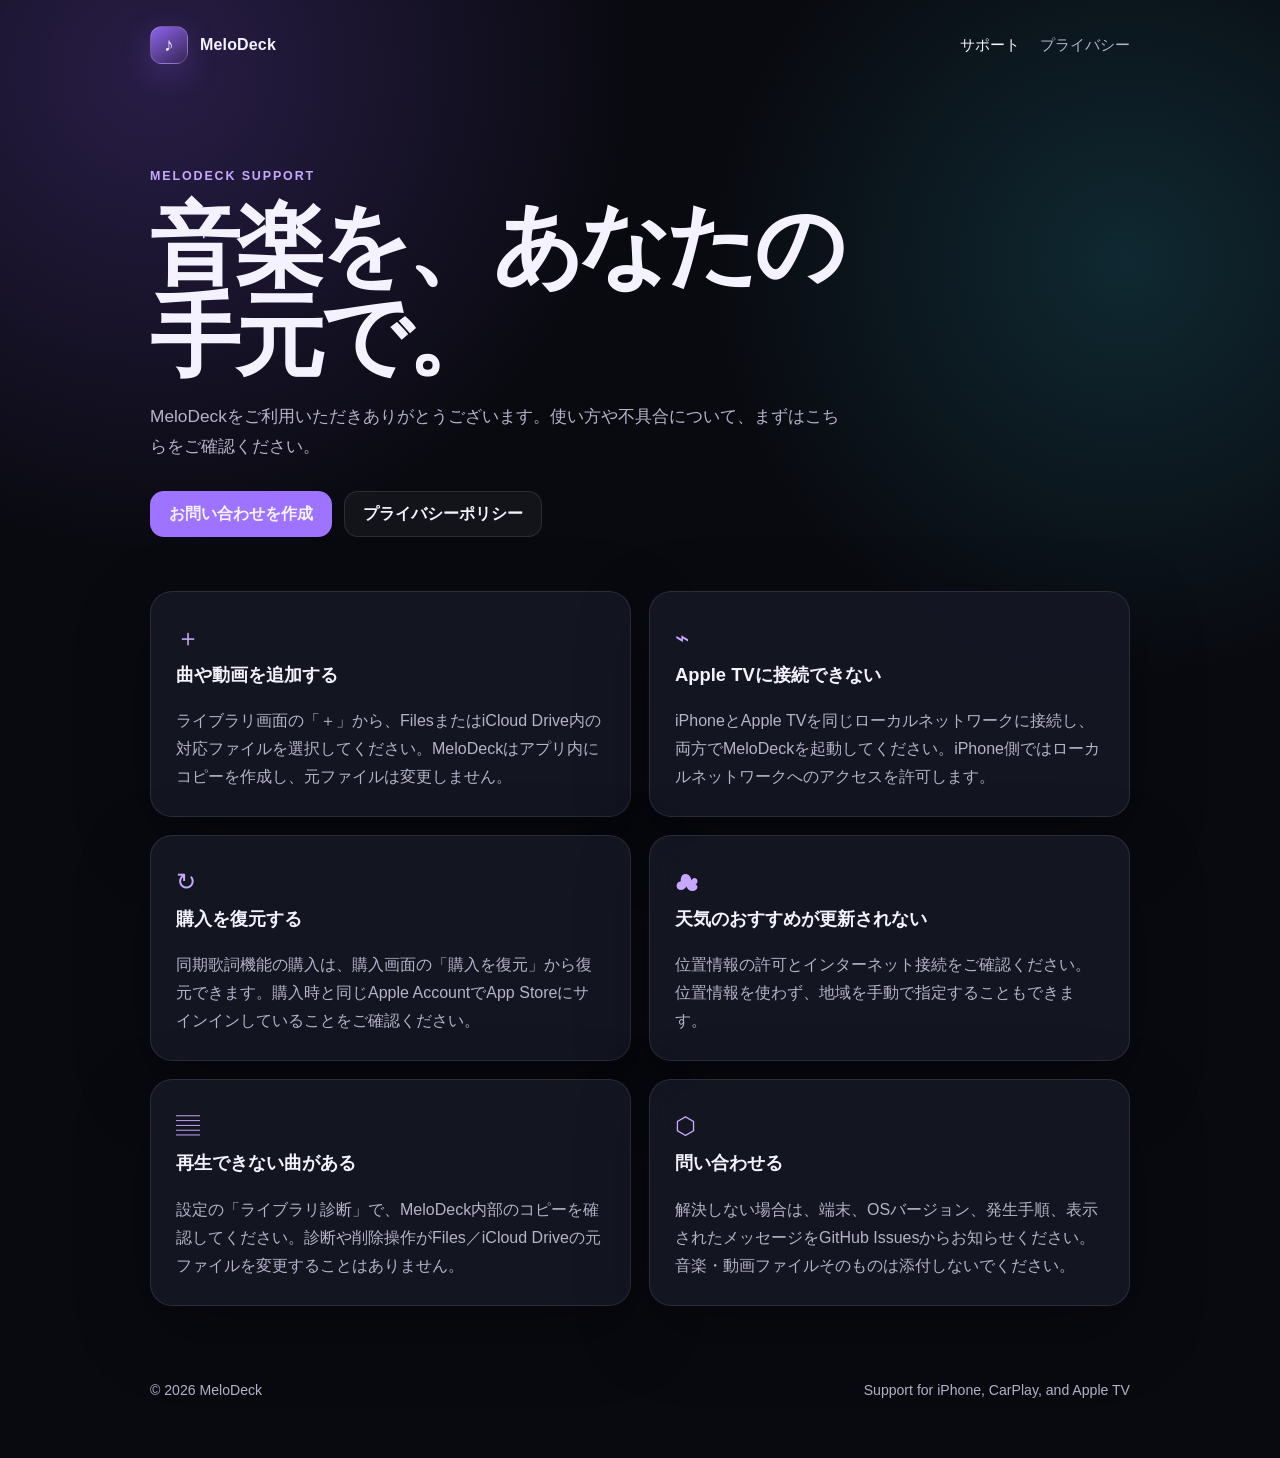
<file: index.html>
<!doctype html>
<html lang="ja">
<head>
  <meta charset="utf-8">
  <meta name="viewport" content="width=device-width, initial-scale=1">
  <meta name="description" content="MeloDeckのサポートページ。よくある質問、トラブルシューティング、お問い合わせ窓口をご案内します。">
  <title>MeloDeck Support</title>
  <link rel="stylesheet" href="styles.css">
</head>
<body>
  <div class="shell">
    <header>
      <a class="brand" href="index.html"><span class="brand-mark">♪</span> MeloDeck</a>
      <nav aria-label="メインナビゲーション">
        <a href="index.html" aria-current="page">サポート</a>
        <a href="privacy.html">プライバシー</a>
      </nav>
    </header>

    <main>
      <section class="hero">
        <div class="eyebrow">MeloDeck Support</div>
        <h1>音楽を、あなたの手元で。</h1>
        <p class="lead">MeloDeckをご利用いただきありがとうございます。使い方や不具合について、まずはこちらをご確認ください。</p>
        <div class="actions">
          <a class="button primary" href="https://github.com/yokanise7/melodeck-support/issues/new" rel="noopener">お問い合わせを作成</a>
          <a class="button" href="privacy.html">プライバシーポリシー</a>
        </div>
      </section>

      <section class="grid" aria-label="よくある質問">
        <article class="card">
          <div class="icon">＋</div>
          <h2>曲や動画を追加する</h2>
          <p>ライブラリ画面の「＋」から、FilesまたはiCloud Drive内の対応ファイルを選択してください。MeloDeckはアプリ内にコピーを作成し、元ファイルは変更しません。</p>
        </article>
        <article class="card">
          <div class="icon">⌁</div>
          <h2>Apple TVに接続できない</h2>
          <p>iPhoneとApple TVを同じローカルネットワークに接続し、両方でMeloDeckを起動してください。iPhone側ではローカルネットワークへのアクセスを許可します。</p>
        </article>
        <article class="card">
          <div class="icon">↻</div>
          <h2>購入を復元する</h2>
          <p>同期歌詞機能の購入は、購入画面の「購入を復元」から復元できます。購入時と同じApple AccountでApp Storeにサインインしていることをご確認ください。</p>
        </article>
        <article class="card">
          <div class="icon">☁︎</div>
          <h2>天気のおすすめが更新されない</h2>
          <p>位置情報の許可とインターネット接続をご確認ください。位置情報を使わず、地域を手動で指定することもできます。</p>
        </article>
        <article class="card">
          <div class="icon">▤</div>
          <h2>再生できない曲がある</h2>
          <p>設定の「ライブラリ診断」で、MeloDeck内部のコピーを確認してください。診断や削除操作がFiles／iCloud Driveの元ファイルを変更することはありません。</p>
        </article>
        <article class="card">
          <div class="icon">⬡</div>
          <h2>問い合わせる</h2>
          <p>解決しない場合は、端末、OSバージョン、発生手順、表示されたメッセージをGitHub Issuesからお知らせください。音楽・動画ファイルそのものは添付しないでください。</p>
        </article>
      </section>
    </main>

    <footer>
      <span>© 2026 MeloDeck</span>
      <span>Support for iPhone, CarPlay, and Apple TV</span>
    </footer>
  </div>
</body>
</html>
</file>
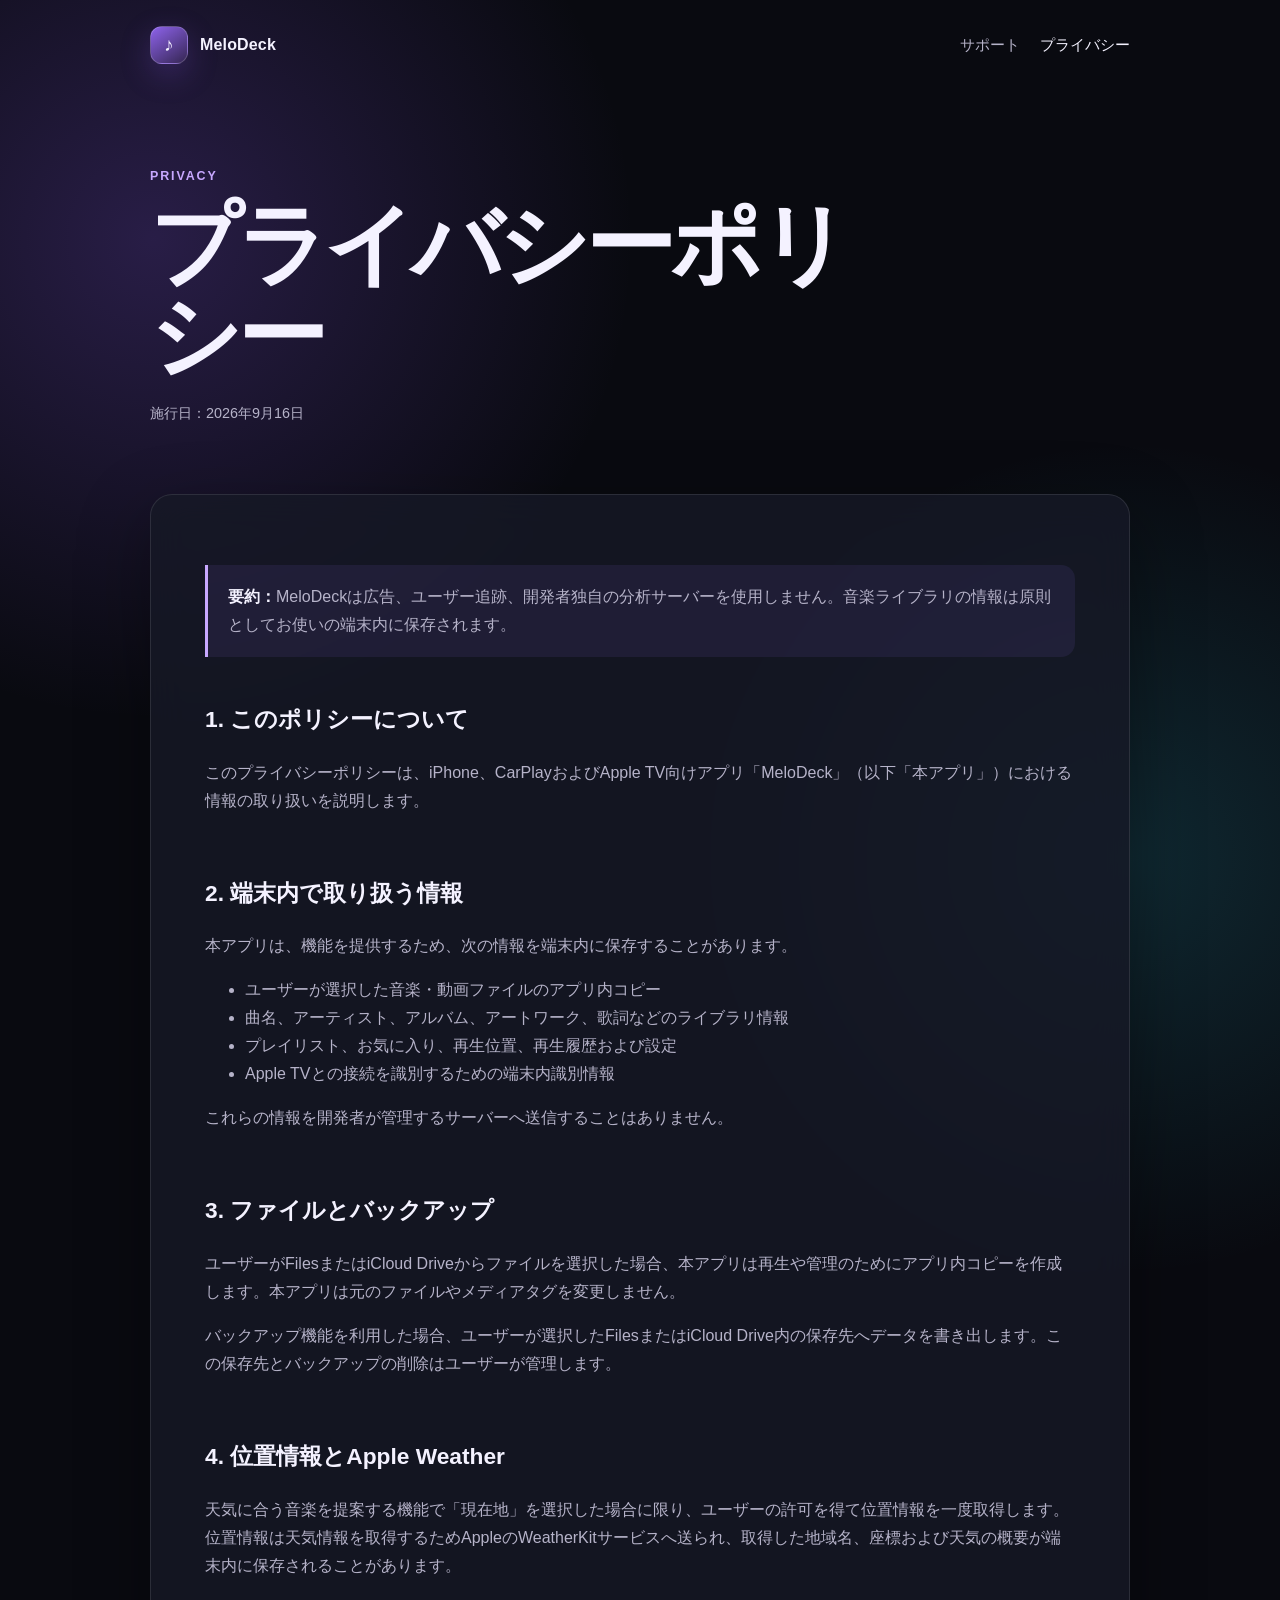
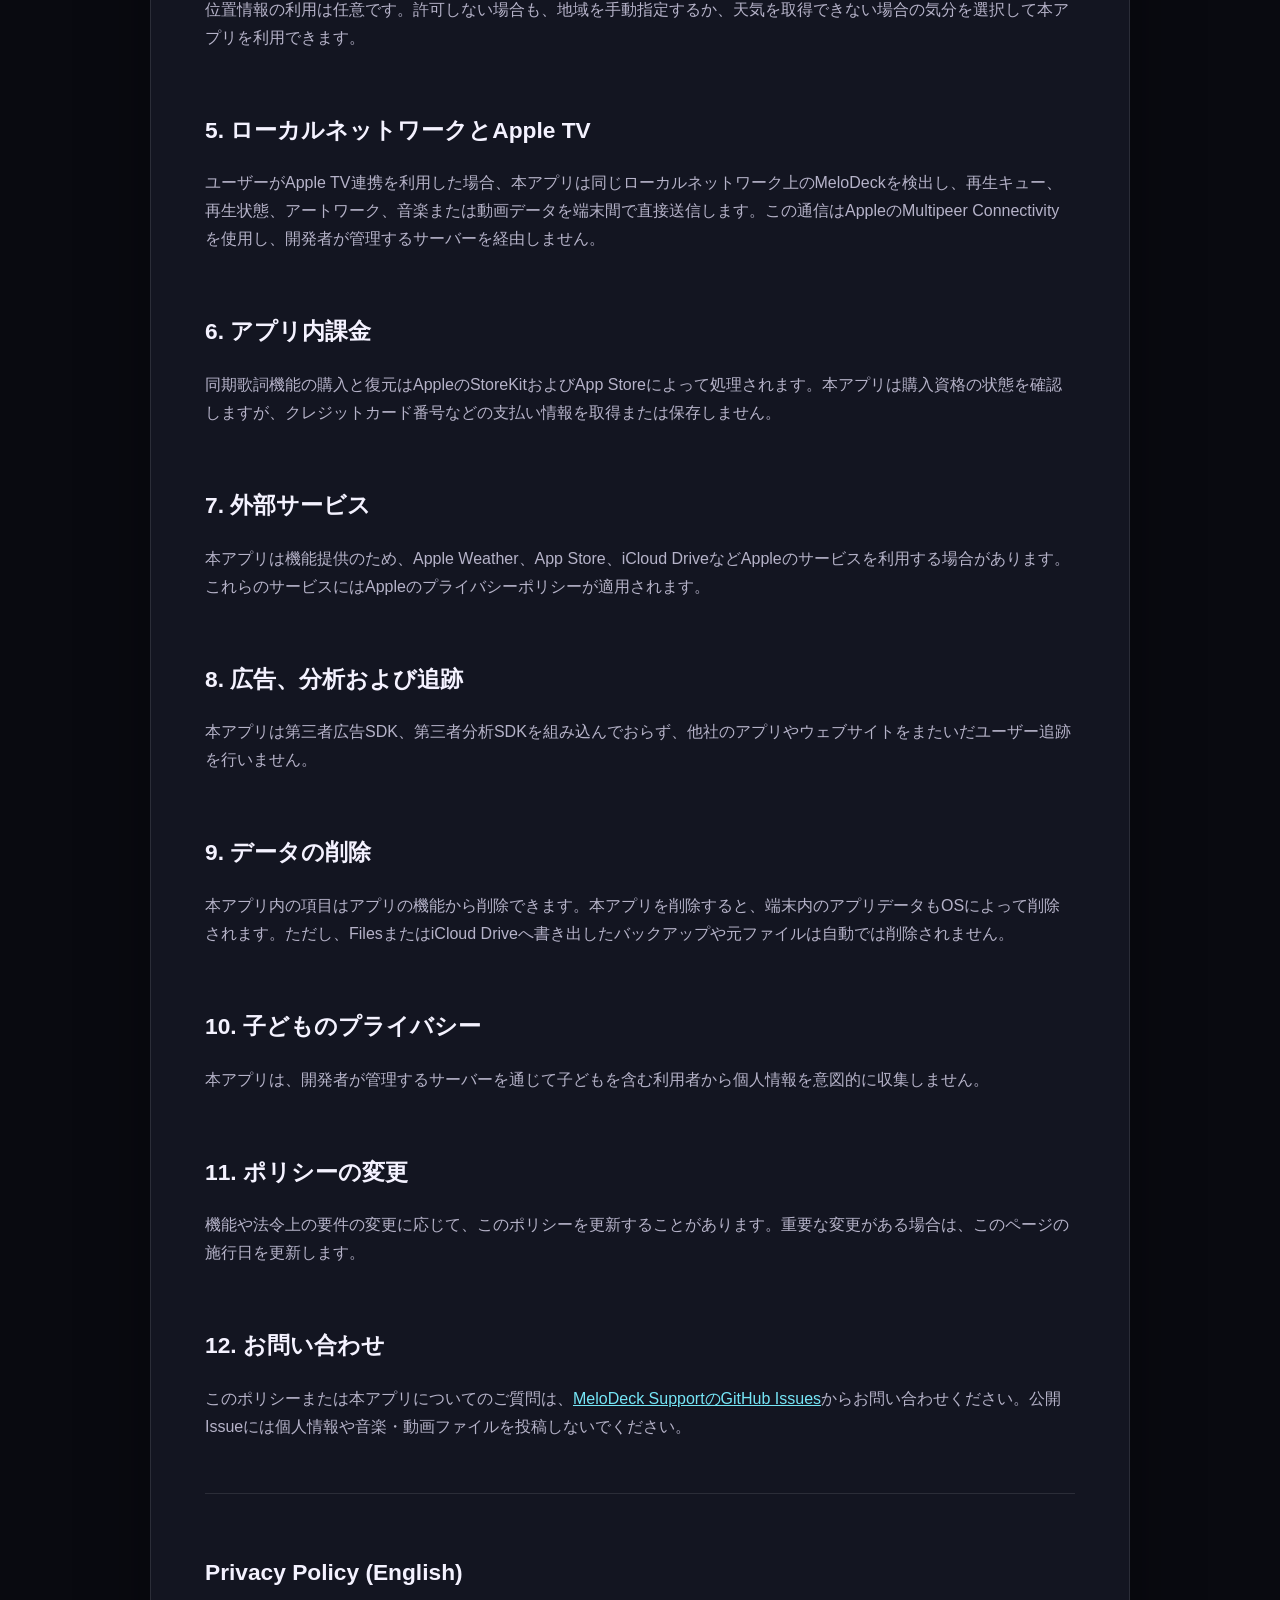
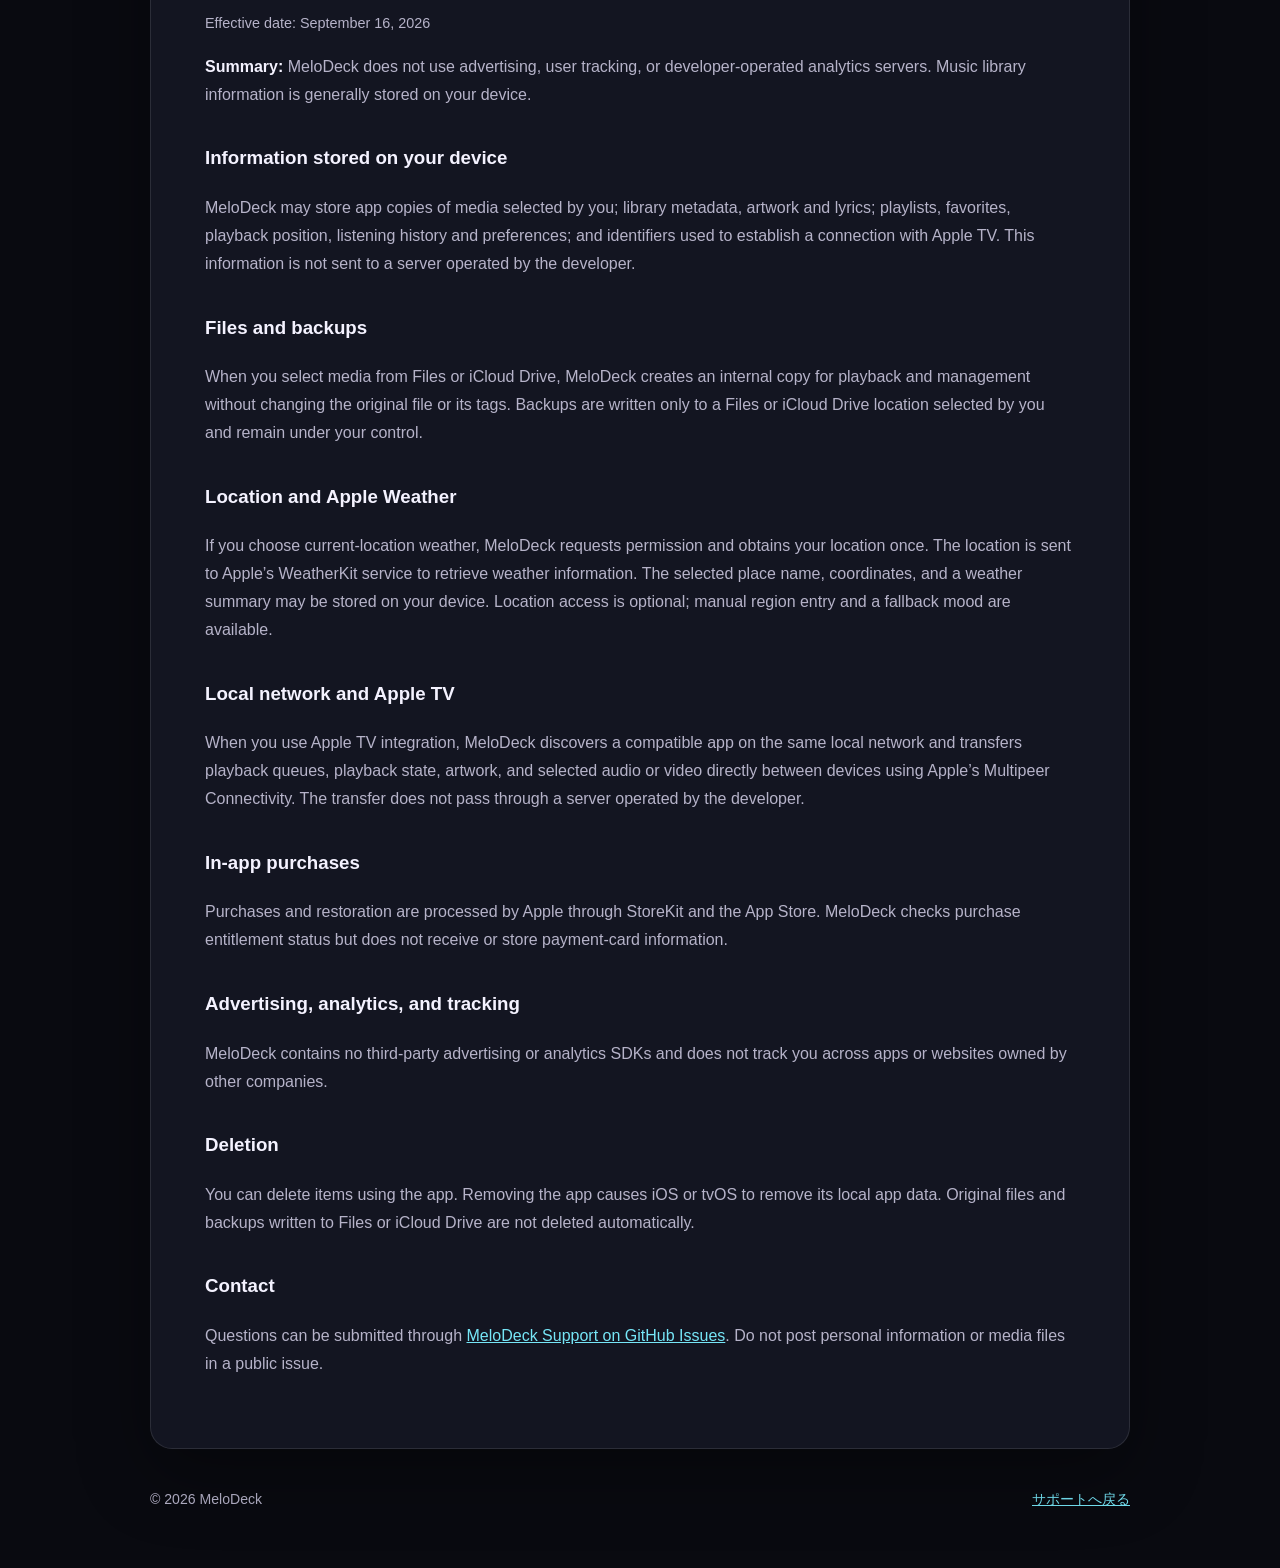
<file: privacy.html>
<!doctype html>
<html lang="ja">
<head>
  <meta charset="utf-8">
  <meta name="viewport" content="width=device-width, initial-scale=1">
  <meta name="description" content="MeloDeckプライバシーポリシー">
  <title>Privacy Policy — MeloDeck</title>
  <link rel="stylesheet" href="styles.css">
</head>
<body>
  <div class="shell">
    <header>
      <a class="brand" href="index.html"><span class="brand-mark">♪</span> MeloDeck</a>
      <nav aria-label="メインナビゲーション">
        <a href="index.html">サポート</a>
        <a href="privacy.html" aria-current="page">プライバシー</a>
      </nav>
    </header>

    <main>
      <section class="hero">
        <div class="eyebrow">Privacy</div>
        <h1>プライバシーポリシー</h1>
        <p class="meta">施行日：2026年9月16日</p>
      </section>

      <article class="policy">
        <p class="summary"><strong>要約：</strong>MeloDeckは広告、ユーザー追跡、開発者独自の分析サーバーを使用しません。音楽ライブラリの情報は原則としてお使いの端末内に保存されます。</p>

        <h2>1. このポリシーについて</h2>
        <p>このプライバシーポリシーは、iPhone、CarPlayおよびApple TV向けアプリ「MeloDeck」（以下「本アプリ」）における情報の取り扱いを説明します。</p>

        <h2>2. 端末内で取り扱う情報</h2>
        <p>本アプリは、機能を提供するため、次の情報を端末内に保存することがあります。</p>
        <ul>
          <li>ユーザーが選択した音楽・動画ファイルのアプリ内コピー</li>
          <li>曲名、アーティスト、アルバム、アートワーク、歌詞などのライブラリ情報</li>
          <li>プレイリスト、お気に入り、再生位置、再生履歴および設定</li>
          <li>Apple TVとの接続を識別するための端末内識別情報</li>
        </ul>
        <p>これらの情報を開発者が管理するサーバーへ送信することはありません。</p>

        <h2>3. ファイルとバックアップ</h2>
        <p>ユーザーがFilesまたはiCloud Driveからファイルを選択した場合、本アプリは再生や管理のためにアプリ内コピーを作成します。本アプリは元のファイルやメディアタグを変更しません。</p>
        <p>バックアップ機能を利用した場合、ユーザーが選択したFilesまたはiCloud Drive内の保存先へデータを書き出します。この保存先とバックアップの削除はユーザーが管理します。</p>

        <h2>4. 位置情報とApple Weather</h2>
        <p>天気に合う音楽を提案する機能で「現在地」を選択した場合に限り、ユーザーの許可を得て位置情報を一度取得します。位置情報は天気情報を取得するためAppleのWeatherKitサービスへ送られ、取得した地域名、座標および天気の概要が端末内に保存されることがあります。</p>
        <p>位置情報の利用は任意です。許可しない場合も、地域を手動指定するか、天気を取得できない場合の気分を選択して本アプリを利用できます。</p>

        <h2>5. ローカルネットワークとApple TV</h2>
        <p>ユーザーがApple TV連携を利用した場合、本アプリは同じローカルネットワーク上のMeloDeckを検出し、再生キュー、再生状態、アートワーク、音楽または動画データを端末間で直接送信します。この通信はAppleのMultipeer Connectivityを使用し、開発者が管理するサーバーを経由しません。</p>

        <h2>6. アプリ内課金</h2>
        <p>同期歌詞機能の購入と復元はAppleのStoreKitおよびApp Storeによって処理されます。本アプリは購入資格の状態を確認しますが、クレジットカード番号などの支払い情報を取得または保存しません。</p>

        <h2>7. 外部サービス</h2>
        <p>本アプリは機能提供のため、Apple Weather、App Store、iCloud DriveなどAppleのサービスを利用する場合があります。これらのサービスにはAppleのプライバシーポリシーが適用されます。</p>

        <h2>8. 広告、分析および追跡</h2>
        <p>本アプリは第三者広告SDK、第三者分析SDKを組み込んでおらず、他社のアプリやウェブサイトをまたいだユーザー追跡を行いません。</p>

        <h2>9. データの削除</h2>
        <p>本アプリ内の項目はアプリの機能から削除できます。本アプリを削除すると、端末内のアプリデータもOSによって削除されます。ただし、FilesまたはiCloud Driveへ書き出したバックアップや元ファイルは自動では削除されません。</p>

        <h2>10. 子どものプライバシー</h2>
        <p>本アプリは、開発者が管理するサーバーを通じて子どもを含む利用者から個人情報を意図的に収集しません。</p>

        <h2>11. ポリシーの変更</h2>
        <p>機能や法令上の要件の変更に応じて、このポリシーを更新することがあります。重要な変更がある場合は、このページの施行日を更新します。</p>

        <h2>12. お問い合わせ</h2>
        <p>このポリシーまたは本アプリについてのご質問は、<a href="https://github.com/yokanise7/melodeck-support/issues/new" rel="noopener">MeloDeck SupportのGitHub Issues</a>からお問い合わせください。公開Issueには個人情報や音楽・動画ファイルを投稿しないでください。</p>

        <hr class="lang-divider">

        <h2 lang="en">Privacy Policy (English)</h2>
        <p class="meta" lang="en">Effective date: September 16, 2026</p>
        <div lang="en">
          <p><strong>Summary:</strong> MeloDeck does not use advertising, user tracking, or developer-operated analytics servers. Music library information is generally stored on your device.</p>
          <h3>Information stored on your device</h3>
          <p>MeloDeck may store app copies of media selected by you; library metadata, artwork and lyrics; playlists, favorites, playback position, listening history and preferences; and identifiers used to establish a connection with Apple TV. This information is not sent to a server operated by the developer.</p>
          <h3>Files and backups</h3>
          <p>When you select media from Files or iCloud Drive, MeloDeck creates an internal copy for playback and management without changing the original file or its tags. Backups are written only to a Files or iCloud Drive location selected by you and remain under your control.</p>
          <h3>Location and Apple Weather</h3>
          <p>If you choose current-location weather, MeloDeck requests permission and obtains your location once. The location is sent to Apple’s WeatherKit service to retrieve weather information. The selected place name, coordinates, and a weather summary may be stored on your device. Location access is optional; manual region entry and a fallback mood are available.</p>
          <h3>Local network and Apple TV</h3>
          <p>When you use Apple TV integration, MeloDeck discovers a compatible app on the same local network and transfers playback queues, playback state, artwork, and selected audio or video directly between devices using Apple’s Multipeer Connectivity. The transfer does not pass through a server operated by the developer.</p>
          <h3>In-app purchases</h3>
          <p>Purchases and restoration are processed by Apple through StoreKit and the App Store. MeloDeck checks purchase entitlement status but does not receive or store payment-card information.</p>
          <h3>Advertising, analytics, and tracking</h3>
          <p>MeloDeck contains no third-party advertising or analytics SDKs and does not track you across apps or websites owned by other companies.</p>
          <h3>Deletion</h3>
          <p>You can delete items using the app. Removing the app causes iOS or tvOS to remove its local app data. Original files and backups written to Files or iCloud Drive are not deleted automatically.</p>
          <h3>Contact</h3>
          <p>Questions can be submitted through <a href="https://github.com/yokanise7/melodeck-support/issues/new" rel="noopener">MeloDeck Support on GitHub Issues</a>. Do not post personal information or media files in a public issue.</p>
        </div>
      </article>
    </main>

    <footer>
      <span>© 2026 MeloDeck</span>
      <a href="index.html">サポートへ戻る</a>
    </footer>
  </div>
</body>
</html>
</file>
<file: styles.css>
:root {
  color-scheme: dark;
  --bg: #090a10;
  --surface: rgba(23, 25, 38, 0.82);
  --surface-strong: #171926;
  --text: #f4f2ff;
  --muted: #b6b3c9;
  --line: rgba(255, 255, 255, 0.1);
  --accent: #c8a8ff;
  --accent-strong: #9d73ff;
  --cyan: #76e6f7;
  --shadow: 0 24px 70px rgba(0, 0, 0, 0.35);
}

* { box-sizing: border-box; }
html { scroll-behavior: smooth; }

body {
  margin: 0;
  min-height: 100vh;
  color: var(--text);
  background:
    radial-gradient(circle at 12% 5%, rgba(122, 79, 212, 0.28), transparent 30rem),
    radial-gradient(circle at 88% 18%, rgba(44, 180, 201, 0.18), transparent 26rem),
    var(--bg);
  font-family: -apple-system, BlinkMacSystemFont, "Segoe UI", "Hiragino Sans", "Yu Gothic UI", sans-serif;
  line-height: 1.75;
}

a { color: var(--cyan); }
a:hover { color: #b5f5ff; }

.shell {
  width: min(980px, calc(100% - 32px));
  margin: 0 auto;
}

header {
  display: flex;
  align-items: center;
  justify-content: space-between;
  gap: 24px;
  padding: 26px 0;
}

.brand {
  display: inline-flex;
  align-items: center;
  gap: 12px;
  color: var(--text);
  font-weight: 750;
  text-decoration: none;
  letter-spacing: 0.01em;
}

.brand-mark {
  display: grid;
  width: 38px;
  height: 38px;
  place-items: center;
  border: 1px solid rgba(255, 255, 255, 0.18);
  border-radius: 12px;
  background: linear-gradient(145deg, #8e63eb, #352653);
  box-shadow: 0 10px 30px rgba(137, 87, 235, 0.25);
  font-size: 19px;
}

nav { display: flex; gap: 20px; }
nav a { color: var(--muted); text-decoration: none; font-size: 0.93rem; }
nav a[aria-current="page"], nav a:hover { color: var(--text); }

.hero { padding: 76px 0 54px; }
.eyebrow {
  color: var(--accent);
  font-size: 0.78rem;
  font-weight: 800;
  letter-spacing: 0.15em;
  text-transform: uppercase;
}

h1 {
  max-width: 760px;
  margin: 12px 0 18px;
  font-size: clamp(2.6rem, 8vw, 5.6rem);
  line-height: 1.02;
  letter-spacing: -0.055em;
}

.lead { max-width: 700px; color: var(--muted); font-size: 1.08rem; }

.actions { display: flex; flex-wrap: wrap; gap: 12px; margin-top: 30px; }
.button {
  display: inline-flex;
  align-items: center;
  justify-content: center;
  min-height: 46px;
  padding: 0 18px;
  border: 1px solid var(--line);
  border-radius: 14px;
  color: var(--text);
  background: rgba(255, 255, 255, 0.045);
  font-weight: 700;
  text-decoration: none;
}
.button.primary { border-color: transparent; background: var(--accent-strong); }
.button:hover { color: white; transform: translateY(-1px); }

.grid {
  display: grid;
  grid-template-columns: repeat(2, minmax(0, 1fr));
  gap: 18px;
  margin-bottom: 34px;
}

.card, .policy {
  border: 1px solid var(--line);
  border-radius: 22px;
  background: var(--surface);
  box-shadow: var(--shadow);
  backdrop-filter: blur(18px);
}

.card { padding: 25px; }
.card h2 { margin-top: 0; font-size: 1.15rem; }
.card p { margin-bottom: 0; color: var(--muted); }
.card .icon { color: var(--accent); font-size: 1.5rem; }

.policy { padding: clamp(24px, 6vw, 54px); }
.policy h2 { margin-top: 2.3em; padding-top: 0.3em; font-size: 1.42rem; }
.policy h2:first-of-type { margin-top: 0; }
.policy h3 { margin-top: 1.8em; }
.policy p, .policy li { color: var(--muted); }
.policy strong { color: var(--text); }
.policy .summary {
  margin-bottom: 36px;
  padding: 18px 20px;
  border-left: 3px solid var(--accent);
  border-radius: 0 14px 14px 0;
  background: rgba(157, 115, 255, 0.09);
}

.meta { color: var(--muted); font-size: 0.9rem; }
.lang-divider { margin: 52px 0; border: 0; border-top: 1px solid var(--line); }

footer {
  display: flex;
  justify-content: space-between;
  gap: 20px;
  padding: 38px 0 56px;
  color: var(--muted);
  font-size: 0.88rem;
}

@media (max-width: 680px) {
  header, footer { align-items: flex-start; flex-direction: column; }
  nav { gap: 14px; }
  .hero { padding-top: 48px; }
  .grid { grid-template-columns: 1fr; }
}
</file>
